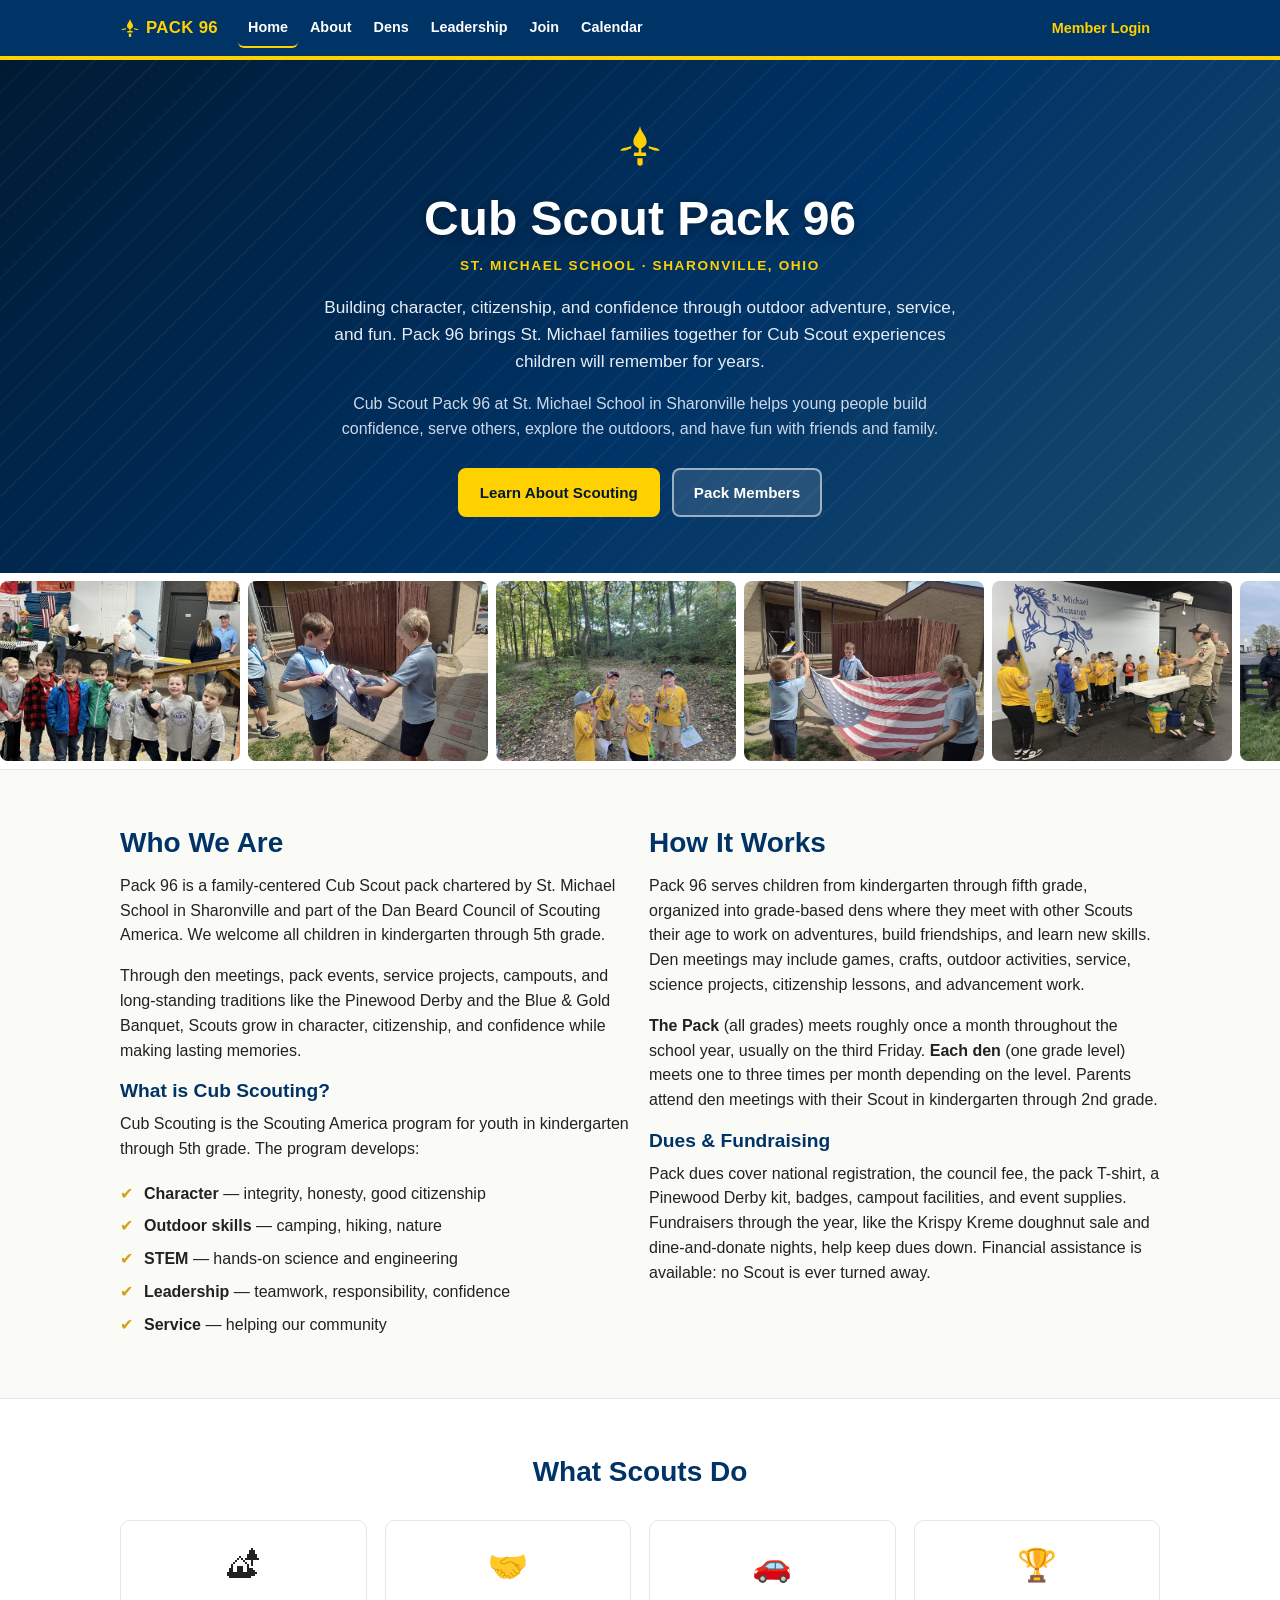
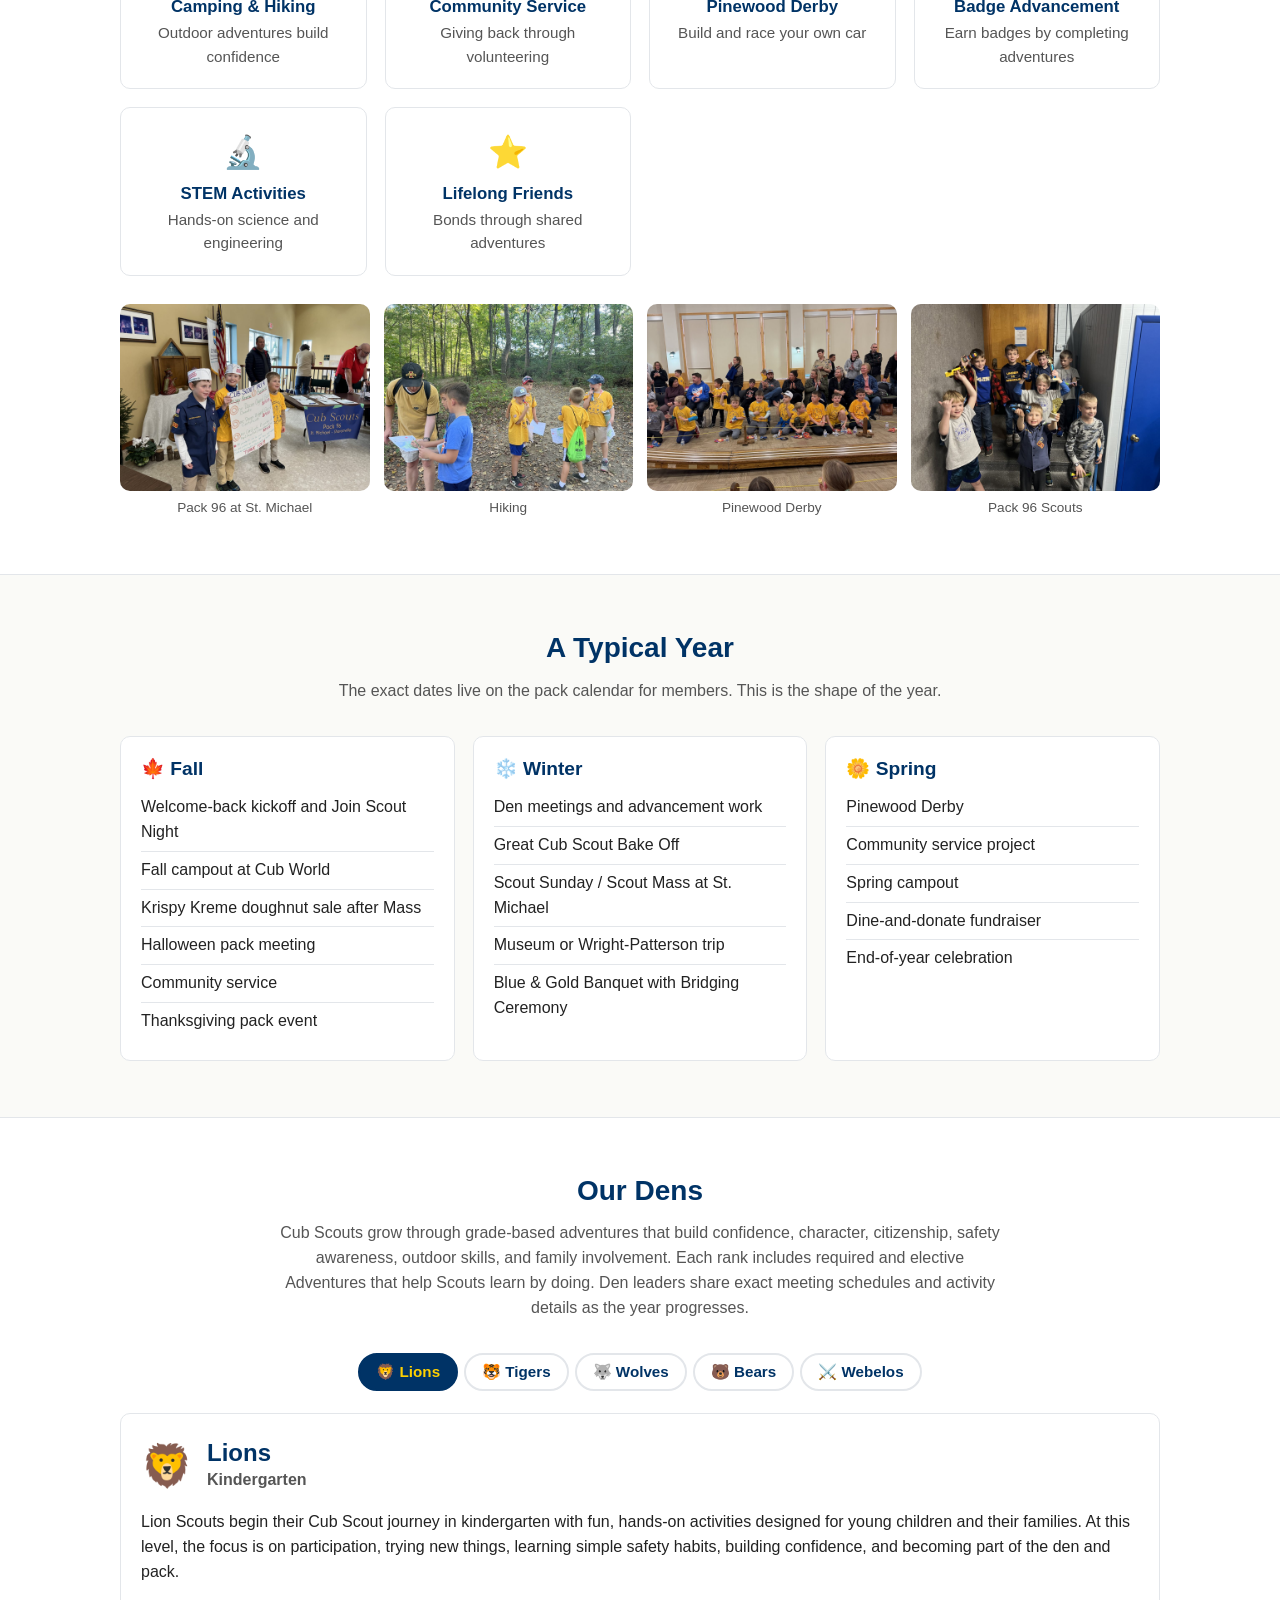
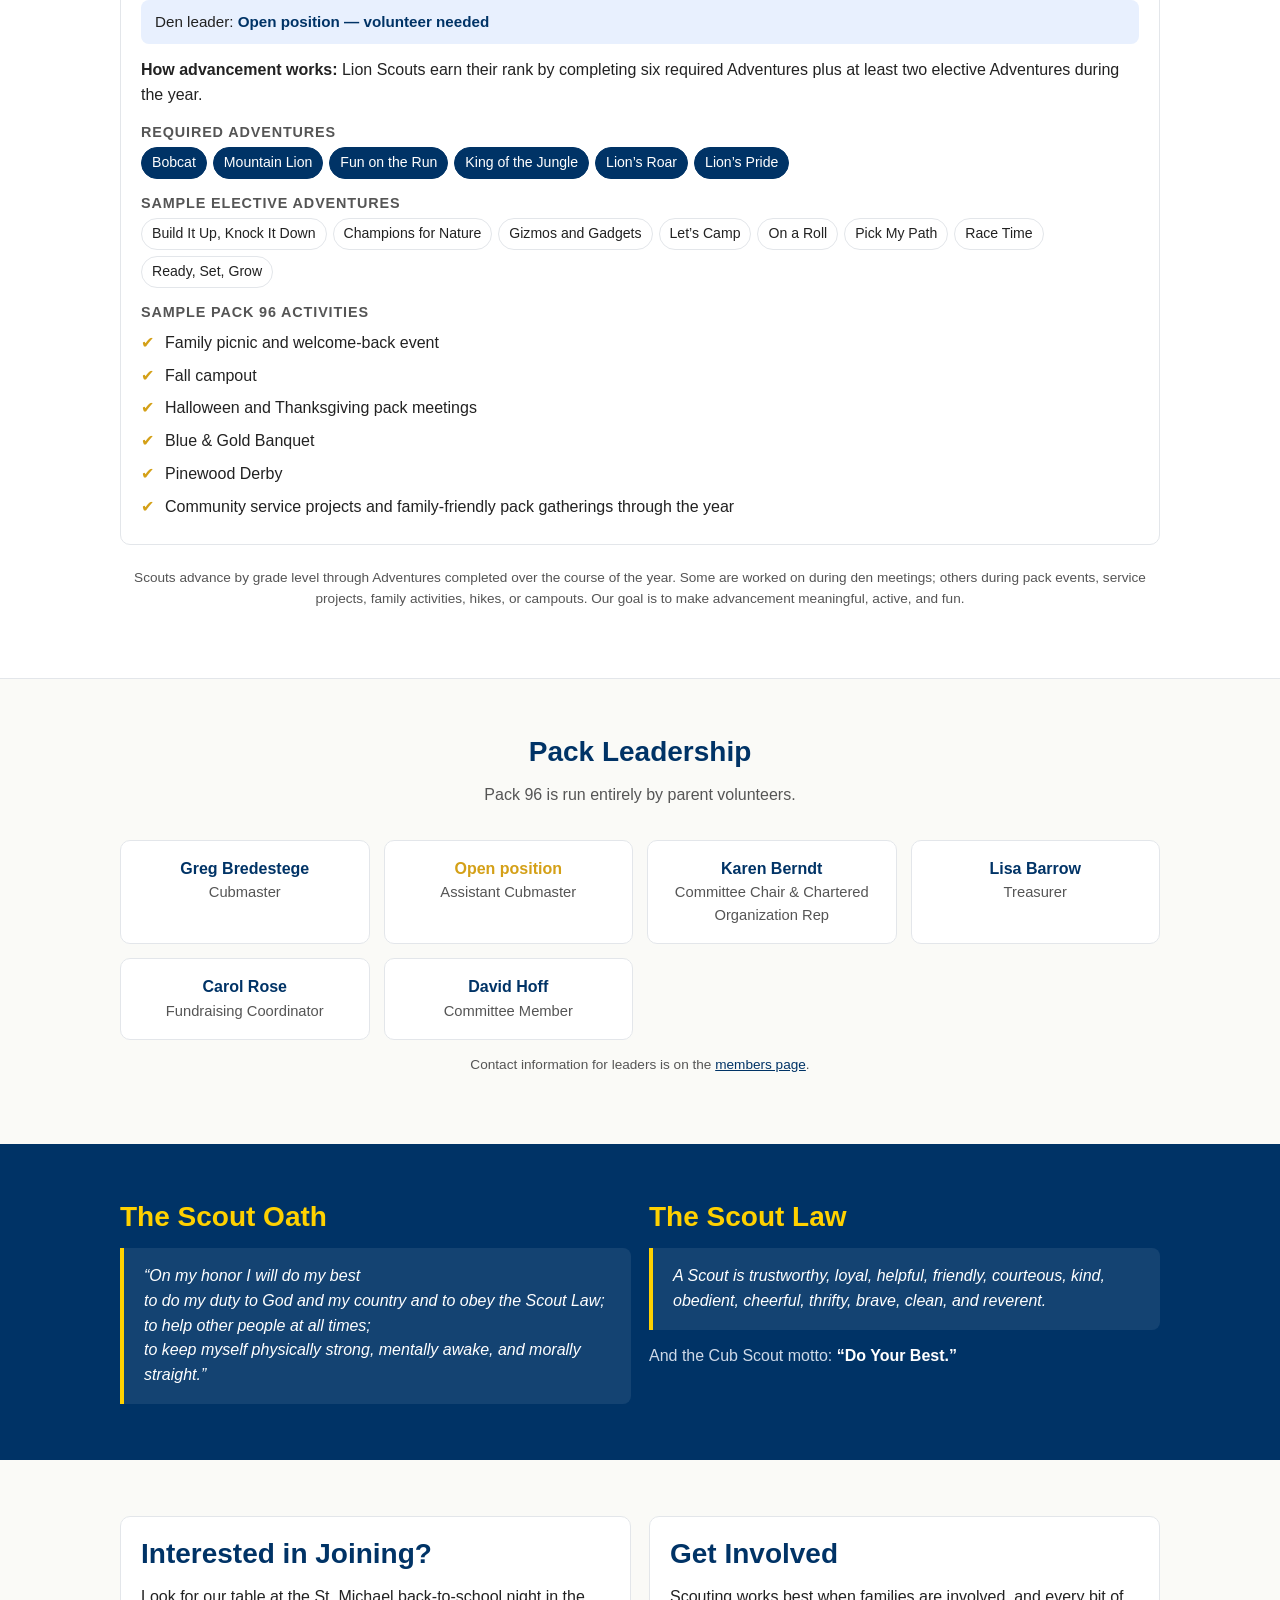
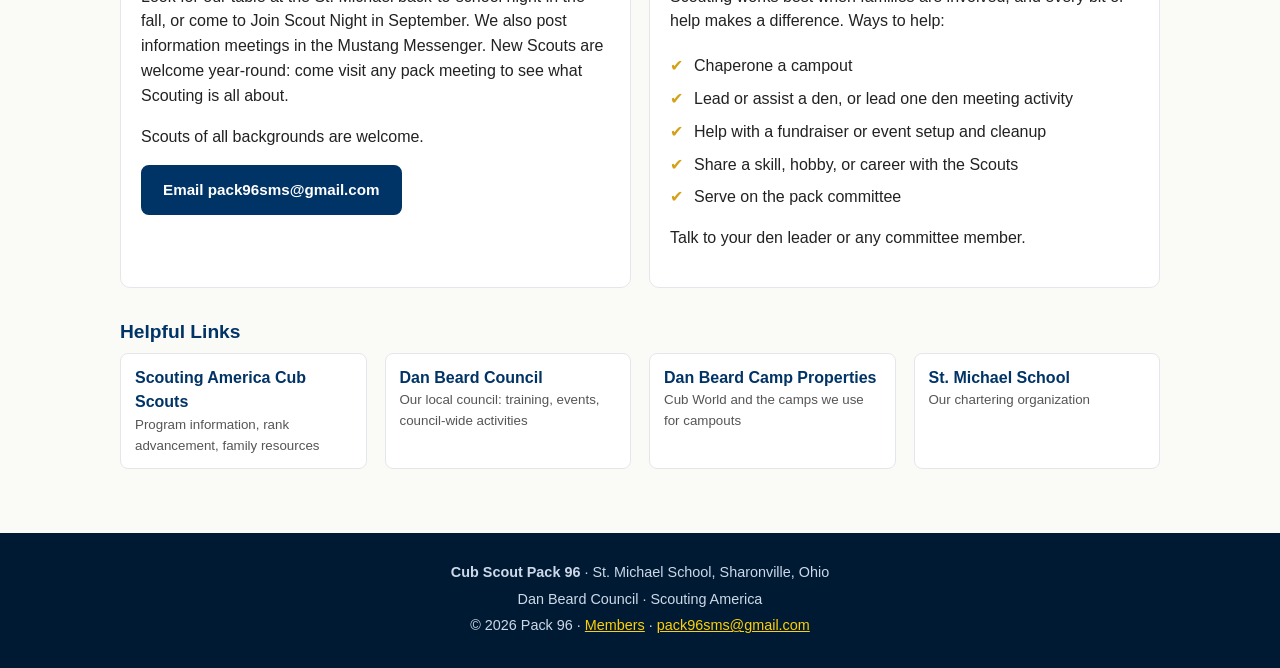
<file: index.html>
<!doctype html>
<html lang="en">
<head>
<meta charset="utf-8">
<meta name="viewport" content="width=device-width, initial-scale=1">
<title>Cub Scout Pack 96 · St. Michael School, Sharonville</title>
<meta name="description" content="Cub Scout Pack 96 at St. Michael School in Sharonville, Ohio. Dens for kindergarten through 5th grade, part of the Dan Beard Council of Scouting America.">
<link rel="icon" href="data:image/svg+xml,%3Csvg xmlns='http://www.w3.org/2000/svg' viewBox='0 0 100 100'%3E%3Crect width='100' height='100' rx='16' fill='%23003366'/%3E%3Cpath fill='%23ffd100' d='M50 5c-3 15-15 22-15 35 0 8 6 13 12 15v10h-8c-2 0-3 1-3 3v5h28v-5c0-2-1-3-3-3h-8V55c6-2 12-7 12-15C65 27 53 20 50 5zM30 50c-10 5-18 2-25 10 12 2 18-2 25-5v-5zM70 50c10 5 18 2 25 10-12 2-18-2-25-5v-5zM44 78h12v12c0 3-2 5-6 5s-6-2-6-5V78z'/%3E%3C/svg%3E">
<link rel="stylesheet" href="css/style.css">
</head>
<body>

<nav class="nav" id="nav">
  <div class="wrap">
    <a class="brand" href="#top"><svg viewBox="0 0 100 100" aria-hidden="true"><path d="M50 5c-3 15-15 22-15 35 0 8 6 13 12 15v10h-8c-2 0-3 1-3 3v5h28v-5c0-2-1-3-3-3h-8V55c6-2 12-7 12-15C65 27 53 20 50 5zM30 50c-10 5-18 2-25 10 12 2 18-2 25-5v-5zM70 50c10 5 18 2 25 10-12 2-18-2-25-5v-5zM44 78h12v12c0 3-2 5-6 5s-6-2-6-5V78z"/></svg>PACK 96</a>
    <button class="nav-toggle" aria-label="Menu" aria-expanded="false" onclick="document.getElementById('nav').classList.toggle('open');this.setAttribute('aria-expanded',document.getElementById('nav').classList.contains('open'))">&#9776;</button>
    <div class="nav-links">
      <a href="#top" class="active">Home</a>
      <a href="#about">About</a>
      <a href="#dens">Dens</a>
      <a href="#leadership">Leadership</a>
      <a href="#join">Join</a>
      <a href="members.html#calendar">Calendar</a>
    </div>
    <a class="nav-cta" href="members.html">Member Login</a>
  </div>
</nav>

<header class="hero" id="top">
  <div class="wrap">
    <svg class="fdl" viewBox="0 0 100 100" aria-hidden="true"><path d="M50 5c-3 15-15 22-15 35 0 8 6 13 12 15v10h-8c-2 0-3 1-3 3v5h28v-5c0-2-1-3-3-3h-8V55c6-2 12-7 12-15C65 27 53 20 50 5zM30 50c-10 5-18 2-25 10 12 2 18-2 25-5v-5zM70 50c10 5 18 2 25 10-12 2-18-2-25-5v-5zM44 78h12v12c0 3-2 5-6 5s-6-2-6-5V78z"/></svg>
    <h1>Cub Scout Pack 96</h1>
    <div class="kicker">St. Michael School &middot; Sharonville, Ohio</div>
    <p class="lead">Building character, citizenship, and confidence through outdoor adventure, service, and fun. Pack 96 brings St. Michael families together for Cub Scout experiences children will remember for years.</p>
    <p class="sub">Cub Scout Pack 96 at St. Michael School in Sharonville helps young people build confidence, serve others, explore the outdoors, and have fun with friends and family.</p>
    <div class="btn-row">
      <a class="btn btn-gold" href="#about">Learn About Scouting</a>
      <a class="btn btn-ghost" href="members.html">Pack Members</a>
    </div>
  </div>
</header>

<div class="strip" aria-label="Pack 96 photos">
  <img src="photos/IMG_6395.jpg" alt="Scouts gathered at the Pinewood Derby" loading="eager">
  <img src="photos/image000000.jpg" alt="Pack 96 Scouts" loading="eager">
  <img src="photos/IMG_0327.jpg" alt="Scouts on a group hike" loading="eager">
  <img src="photos/image000000(1).jpg" alt="Pack 96 Scouts" loading="eager">
  <img src="photos/IMG_7760.jpg" alt="Pack meeting" loading="eager">
  <img src="photos/IMG_8763.jpg" alt="Community cleanup" loading="eager">
  <img src="photos/image000000(2).jpg" alt="Pack 96 Scouts" loading="lazy">
  <img src="photos/IMG_6757.jpg" alt="Cub Scout Bake Off" loading="lazy">
  <img src="photos/IMG_6069.jpg" alt="Fall campout" loading="lazy">
  <img src="photos/IMG_6160.jpg" alt="Flag ceremony" loading="lazy">
  <img src="photos/IMG_6448.jpg" alt="Halloween pack meeting" loading="lazy">
  <img src="photos/IMG_3506.jpg" alt="Pinewood Derby cars" loading="lazy">
  <img src="photos/IMG_1306.jpg" alt="Den meeting" loading="lazy">
</div>

<section id="about">
  <div class="wrap">
    <div class="grid grid-2">
      <div>
        <h2>Who We Are</h2>
        <p>Pack 96 is a family-centered Cub Scout pack chartered by St. Michael School in Sharonville and part of the Dan Beard Council of Scouting America. We welcome all children in kindergarten through 5th grade.</p>
        <p>Through den meetings, pack events, service projects, campouts, and long-standing traditions like the Pinewood Derby and the Blue &amp; Gold Banquet, Scouts grow in character, citizenship, and confidence while making lasting memories.</p>
        <h3>What is Cub Scouting?</h3>
        <p>Cub Scouting is the Scouting America program for youth in kindergarten through 5th grade. The program develops:</p>
        <ul class="check">
          <li><strong>Character</strong> &mdash; integrity, honesty, good citizenship</li>
          <li><strong>Outdoor skills</strong> &mdash; camping, hiking, nature</li>
          <li><strong>STEM</strong> &mdash; hands-on science and engineering</li>
          <li><strong>Leadership</strong> &mdash; teamwork, responsibility, confidence</li>
          <li><strong>Service</strong> &mdash; helping our community</li>
        </ul>
      </div>
      <div>
        <h2>How It Works</h2>
        <p>Pack 96 serves children from kindergarten through fifth grade, organized into grade-based dens where they meet with other Scouts their age to work on adventures, build friendships, and learn new skills. Den meetings may include games, crafts, outdoor activities, service, science projects, citizenship lessons, and advancement work.</p>
        <p><strong>The Pack</strong> (all grades) meets roughly once a month throughout the school year, usually on the third Friday. <strong>Each den</strong> (one grade level) meets one to three times per month depending on the level. Parents attend den meetings with their Scout in kindergarten through 2nd grade.</p>
        <h3>Dues &amp; Fundraising</h3>
        <p>Pack dues cover national registration, the council fee, the pack T-shirt, a Pinewood Derby kit, badges, campout facilities, and event supplies. Fundraisers through the year, like the Krispy Kreme doughnut sale and dine-and-donate nights, help keep dues down. Financial assistance is available: no Scout is ever turned away.</p>
      </div>
    </div>
  </div>
</section>

<section class="alt">
  <div class="wrap">
    <div class="section-head">
      <h2>What Scouts Do</h2>
    </div>
    <div class="grid grid-3">
      <div class="card tile"><div class="icon">&#127957;</div><h3>Camping &amp; Hiking</h3><p>Outdoor adventures build confidence</p></div>
      <div class="card tile"><div class="icon">&#129309;</div><h3>Community Service</h3><p>Giving back through volunteering</p></div>
      <div class="card tile"><div class="icon">&#128663;</div><h3>Pinewood Derby</h3><p>Build and race your own car</p></div>
      <div class="card tile"><div class="icon">&#127942;</div><h3>Badge Advancement</h3><p>Earn badges by completing adventures</p></div>
      <div class="card tile"><div class="icon">&#128300;</div><h3>STEM Activities</h3><p>Hands-on science and engineering</p></div>
      <div class="card tile"><div class="icon">&#11088;</div><h3>Lifelong Friends</h3><p>Bonds through shared adventures</p></div>
    </div>
    <div class="photo-band" style="margin-top:28px">
      <figure><img src="photos/IMG_7634.jpg" alt="Pack 96 at St. Michael" loading="lazy"><figcaption>Pack 96 at St. Michael</figcaption></figure>
      <figure><img src="photos/IMG_0325.jpg" alt="Scouts hiking" loading="lazy"><figcaption>Hiking</figcaption></figure>
      <figure><img src="photos/IMG_0212.jpg" alt="Pinewood Derby" loading="lazy"><figcaption>Pinewood Derby</figcaption></figure>
      <figure><img src="photos/IMG_3549.jpg" alt="Pack 96 Scouts" loading="lazy"><figcaption>Pack 96 Scouts</figcaption></figure>
    </div>
  </div>
</section>

<section>
  <div class="wrap">
    <div class="section-head">
      <h2>A Typical Year</h2>
      <p>The exact dates live on the pack calendar for members. This is the shape of the year.</p>
    </div>
    <div class="grid grid-3">
      <div class="card season"><h3>&#127809; Fall</h3><ul class="plain">
        <li>Welcome-back kickoff and Join Scout Night</li><li>Fall campout at Cub World</li><li>Krispy Kreme doughnut sale after Mass</li><li>Halloween pack meeting</li><li>Community service</li><li>Thanksgiving pack event</li></ul></div>
      <div class="card season"><h3>&#10052;&#65039; Winter</h3><ul class="plain">
        <li>Den meetings and advancement work</li><li>Great Cub Scout Bake Off</li><li>Scout Sunday / Scout Mass at St. Michael</li><li>Museum or Wright-Patterson trip</li><li>Blue &amp; Gold Banquet with Bridging Ceremony</li></ul></div>
      <div class="card season"><h3>&#127804; Spring</h3><ul class="plain">
        <li>Pinewood Derby</li><li>Community service project</li><li>Spring campout</li><li>Dine-and-donate fundraiser</li><li>End-of-year celebration</li></ul></div>
    </div>
  </div>
</section>

<section class="alt" id="dens">
  <div class="wrap">
    <div class="section-head">
      <h2>Our Dens</h2>
      <p>Cub Scouts grow through grade-based adventures that build confidence, character, citizenship, safety awareness, outdoor skills, and family involvement. Each rank includes required and elective Adventures that help Scouts learn by doing. Den leaders share exact meeting schedules and activity details as the year progresses.</p>
    </div>

    <div class="tabs" role="tablist">
      <button class="tab" role="tab" aria-selected="true" data-den="lions">&#129409; Lions</button>
      <button class="tab" role="tab" aria-selected="false" data-den="tigers">&#128047; Tigers</button>
      <button class="tab" role="tab" aria-selected="false" data-den="wolves">&#128058; Wolves</button>
      <button class="tab" role="tab" aria-selected="false" data-den="bears">&#128059; Bears</button>
      <button class="tab" role="tab" aria-selected="false" data-den="webelos">&#9876;&#65039; Webelos</button>
    </div>

    <div class="den-panel card show" id="den-lions" role="tabpanel">
      <div class="den-head"><div class="icon">&#129409;</div><div><h3>Lions</h3><div class="grade">Kindergarten</div></div></div>
      <p>Lion Scouts begin their Cub Scout journey in kindergarten with fun, hands-on activities designed for young children and their families. At this level, the focus is on participation, trying new things, learning simple safety habits, building confidence, and becoming part of the den and pack.</p>
      <div class="den-leader" data-den="Lions">Den leader: <strong>see Leadership below</strong></div>
      <div class="adv">
        <p><strong>How advancement works:</strong> Lion Scouts earn their rank by completing six required Adventures plus at least two elective Adventures during the year.</p>
        <h4>Required Adventures</h4>
        <div class="chips"><span class="chip req">Bobcat</span><span class="chip req">Mountain Lion</span><span class="chip req">Fun on the Run</span><span class="chip req">King of the Jungle</span><span class="chip req">Lion&rsquo;s Roar</span><span class="chip req">Lion&rsquo;s Pride</span></div>
        <h4>Sample Elective Adventures</h4>
        <div class="chips"><span class="chip">Build It Up, Knock It Down</span><span class="chip">Champions for Nature</span><span class="chip">Gizmos and Gadgets</span><span class="chip">Let&rsquo;s Camp</span><span class="chip">On a Roll</span><span class="chip">Pick My Path</span><span class="chip">Race Time</span><span class="chip">Ready, Set, Grow</span></div>
        <h4>Sample Pack 96 Activities</h4>
        <ul class="check"><li>Family picnic and welcome-back event</li><li>Fall campout</li><li>Halloween and Thanksgiving pack meetings</li><li>Blue &amp; Gold Banquet</li><li>Pinewood Derby</li><li>Community service projects and family-friendly pack gatherings through the year</li></ul>
      </div>
    </div>

    <div class="den-panel card" id="den-tigers" role="tabpanel">
      <div class="den-head"><div class="icon">&#128047;</div><div><h3>Tigers</h3><div class="grade">1st Grade</div></div></div>
      <p>Tiger Scouts continue building confidence through active, family-supported adventures that focus on teamwork, safety, citizenship, the outdoors, and trying new skills. Tigers learn best through participation, movement, and shared experiences with their families and den.</p>
      <div class="den-leader" data-den="Tigers">Den leader: <strong>see Leadership below</strong></div>
      <div class="adv">
        <p><strong>How advancement works:</strong> Tiger Scouts earn their rank by completing six required Adventures plus at least two elective Adventures during the year.</p>
        <h4>Required Adventures</h4>
        <div class="chips"><span class="chip req">Bobcat</span><span class="chip req">Tigers in the Wild</span><span class="chip req">Tiger Bites</span><span class="chip req">Team Tiger</span><span class="chip req">Tiger&rsquo;s Roar</span><span class="chip req">Tiger Circles</span></div>
        <h4>Sample Elective Adventures</h4>
        <div class="chips"><span class="chip">Champions for Nature</span><span class="chip">Curiosity, Intrigue, and Magical Mysteries</span><span class="chip">Good Knights</span><span class="chip">Let&rsquo;s Camp</span><span class="chip">Race Time</span><span class="chip">Sky Is the Limit</span><span class="chip">Tiger: Safe and Smart</span><span class="chip">Tiger in the Water</span></div>
        <h4>Sample Pack 96 Activities</h4>
        <ul class="check"><li>Family picnic kickoff and fall campout</li><li>Halloween pack meeting</li><li>Great Cub Scout Bake Off / cake decorating</li><li>Scout Sunday / Scout Mass</li><li>Blue &amp; Gold Banquet and Pinewood Derby</li><li>Spring service projects and pack-wide outdoor events</li></ul>
      </div>
    </div>

    <div class="den-panel card" id="den-wolves" role="tabpanel">
      <div class="den-head"><div class="icon">&#128058;</div><div><h3>Wolves</h3><div class="grade">2nd Grade</div></div></div>
      <p>Wolf Scouts grow in independence as they take on adventures that build practical skills, citizenship, outdoor awareness, and problem-solving. At this stage, Scouts begin to do more together as a den while still having strong family support.</p>
      <div class="den-leader" data-den="Wolves">Den leader: <strong>see Leadership below</strong></div>
      <div class="adv">
        <p><strong>How advancement works:</strong> Wolf Scouts earn their rank by completing six required Adventures plus at least two elective Adventures during the year.</p>
        <h4>Required Adventures</h4>
        <div class="chips"><span class="chip req">Bobcat</span><span class="chip req">Paws on the Path</span><span class="chip req">Running With the Pack</span><span class="chip req">Council Fire</span><span class="chip req">Safety in Numbers</span><span class="chip req">Footsteps</span></div>
        <h4>Sample Elective Adventures</h4>
        <div class="chips"><span class="chip">Adventures in Coins</span><span class="chip">Air of the Wolf</span><span class="chip">Champions for Nature</span><span class="chip">Code of the Wolf</span><span class="chip">Cubs Who Care</span><span class="chip">Finding Your Way</span><span class="chip">Let&rsquo;s Camp</span><span class="chip">Race Time</span></div>
        <h4>Sample Pack 96 Activities</h4>
        <ul class="check"><li>Building 3D models of their homes</li><li>Learning about neighborhoods and good citizenship</li><li>Making paper airplanes and measuring flight time and distance</li><li>Family faith tradition projects and acts of kindness</li><li>Pack meetings, campouts, Pinewood Derby, and Blue &amp; Gold</li></ul>
      </div>
    </div>

    <div class="den-panel card" id="den-bears" role="tabpanel">
      <div class="den-head"><div class="icon">&#128059;</div><div><h3>Bears</h3><div class="grade">3rd Grade</div></div></div>
      <p>Bear Scouts take on more challenge through service, science, outdoor activities, practical life skills, and hands-on adventures. At this level, Scouts build more independence while continuing to learn through fun, active experiences with their den and pack.</p>
      <div class="den-leader" data-den="Bears">Den leader: <strong>see Leadership below</strong></div>
      <div class="adv">
        <p><strong>How advancement works:</strong> Bear Scouts earn their rank by completing six required Adventures plus at least two elective Adventures during the year.</p>
        <h4>Required Adventures</h4>
        <div class="chips"><span class="chip req">Bobcat</span><span class="chip req">Bear Habitat</span><span class="chip req">Bear Strong</span><span class="chip req">Paws for Action</span><span class="chip req">Standing Tall</span><span class="chip req">Fellowship</span></div>
        <h4>Sample Elective Adventures</h4>
        <div class="chips"><span class="chip">A Bear Goes Fishing</span><span class="chip">Baloo the Builder</span><span class="chip">Champions for Nature</span><span class="chip">Chef Tech</span><span class="chip">Critter Care</span><span class="chip">Forensics</span><span class="chip">Let&rsquo;s Camp</span><span class="chip">Salmon Run</span><span class="chip">Super Science</span><span class="chip">Whittling</span></div>
        <h4>Sample Pack 96 Activities</h4>
        <ul class="check"><li>Map reading, planning hikes, and a hike at Rentschler Forest MetroPark</li><li>Learning and using the Cub Scout Six Essentials</li><li>Community service and litter cleanup at Twin Creek Preserve</li><li>Patriotic activities and flag ceremony preparation</li><li>Fractions through trail mix, potential and kinetic energy, forensics and fingerprints</li><li>Wright-Patterson Air Force Base trip</li></ul>
      </div>
    </div>

    <div class="den-panel card" id="den-webelos" role="tabpanel">
      <div class="den-head"><div class="icon">&#9876;&#65039;</div><div><h3>Webelos</h3><div class="grade">4th &amp; 5th Grade</div></div></div>
      <p>At Pack 96, our older Cub Scouts continue together in a two-year Webelos experience focused on growing independence, leadership, outdoor skills, service, and preparation for the next stage of Scouting. Scouting America officially separates Webelos and Arrow of Light for advancement, but Pack 96 keeps older Cub Scouts together in a shared local experience. Webelos bridge into Troop 803 at St. Michael.</p>
      <div class="den-leader" data-den="Webelos">Den leader: <strong>see Leadership below</strong></div>
      <div class="adv">
        <p><strong>How advancement works:</strong> Older Scouts continue working on age-appropriate Adventures and build toward the skills, confidence, and readiness needed for the transition into Scouts BSA.</p>
        <h4>Required Adventures</h4>
        <div class="chips"><span class="chip req">Bobcat</span><span class="chip req">Webelos Walkabout</span><span class="chip req">Stronger, Faster, Higher</span><span class="chip req">My Community</span><span class="chip req">My Safety</span><span class="chip req">My Family</span></div>
        <h4>Sample Elective Adventures</h4>
        <div class="chips"><span class="chip">Aquanaut</span><span class="chip">Art Explosion</span><span class="chip">Aware and Care</span><span class="chip">Build It</span><span class="chip">Catch the Big One</span><span class="chip">Earth Rocks!</span><span class="chip">Let&rsquo;s Camp</span><span class="chip">Pedal Away</span><span class="chip">Race Time</span><span class="chip">Tech on the Trail</span></div>
        <h4>Sample Pack 96 Activities</h4>
        <ul class="check"><li>Fall and spring campouts</li><li>Blue &amp; Gold participation and bridging traditions</li><li>Pinewood Derby</li><li>Service projects like litter cleanup and flag collection</li><li>Hiking and outdoor preparation</li><li>Pack leadership opportunities and setting an example for younger Scouts</li></ul>
      </div>
    </div>

    <p class="note" style="margin-top:22px">Scouts advance by grade level through Adventures completed over the course of the year. Some are worked on during den meetings; others during pack events, service projects, family activities, hikes, or campouts. Our goal is to make advancement meaningful, active, and fun.</p>
  </div>
</section>

<section id="leadership">
  <div class="wrap">
    <div class="section-head">
      <h2>Pack Leadership</h2>
      <p>Pack 96 is run entirely by parent volunteers.</p>
    </div>
    <div class="people" id="leaders"></div>
    <p class="note">Contact information for leaders is on the <a href="members.html#contacts">members page</a>.</p>
  </div>
</section>

<section class="navy">
  <div class="wrap">
    <div class="grid grid-2">
      <div>
        <h2>The Scout Oath</h2>
        <blockquote>&ldquo;On my honor I will do my best<br>to do my duty to God and my country and to obey the Scout Law;<br>to help other people at all times;<br>to keep myself physically strong, mentally awake, and morally straight.&rdquo;</blockquote>
      </div>
      <div>
        <h2>The Scout Law</h2>
        <blockquote>A Scout is trustworthy, loyal, helpful, friendly, courteous, kind, obedient, cheerful, thrifty, brave, clean, and reverent.</blockquote>
        <p style="margin-top:14px;color:#cdd9e8">And the Cub Scout motto: <strong style="color:#fff">&ldquo;Do Your Best.&rdquo;</strong></p>
      </div>
    </div>
  </div>
</section>

<section id="join">
  <div class="wrap">
    <div class="grid grid-2">
      <div class="card">
        <h2>Interested in Joining?</h2>
        <p>Look for our table at the St. Michael back-to-school night in the fall, or come to Join Scout Night in September. We also post information meetings in the Mustang Messenger. New Scouts are welcome year-round: come visit any pack meeting to see what Scouting is all about.</p>
        <p>Scouts of all backgrounds are welcome.</p>
        <p><a class="btn btn-navy" href="mailto:pack96sms@gmail.com">Email pack96sms@gmail.com</a></p>
      </div>
      <div class="card">
        <h2>Get Involved</h2>
        <p>Scouting works best when families are involved, and every bit of help makes a difference. Ways to help:</p>
        <ul class="check">
          <li>Chaperone a campout</li>
          <li>Lead or assist a den, or lead one den meeting activity</li>
          <li>Help with a fundraiser or event setup and cleanup</li>
          <li>Share a skill, hobby, or career with the Scouts</li>
          <li>Serve on the pack committee</li>
        </ul>
        <p style="margin-top:12px">Talk to your den leader or any committee member.</p>
      </div>
    </div>
    <h3 style="margin-top:32px">Helpful Links</h3>
    <div class="grid grid-3 link-list" id="public-links">
      <a href="https://www.scouting.org/programs/cub-scouts/" target="_blank" rel="noopener">Scouting America Cub Scouts<small>Program information, rank advancement, family resources</small></a>
      <a href="https://danbeard.org/" target="_blank" rel="noopener">Dan Beard Council<small>Our local council: training, events, council-wide activities</small></a>
      <a href="https://danbeard.org/camp-properties/" target="_blank" rel="noopener">Dan Beard Camp Properties<small>Cub World and the camps we use for campouts</small></a>
      <a href="https://www.stmichaelsharonville.org/" target="_blank" rel="noopener">St. Michael School<small>Our chartering organization</small></a>
    </div>
  </div>
</section>

<footer>
  <p><strong>Cub Scout Pack 96</strong> &middot; St. Michael School, Sharonville, Ohio</p>
  <p>Dan Beard Council &middot; Scouting America</p>
  <p>&copy; <span id="year">2026</span> Pack 96 &middot; <a href="members.html">Members</a> &middot; <a href="mailto:pack96sms@gmail.com">pack96sms@gmail.com</a></p>
</footer>

<script src="config.js"></script>
<script src="js/site.js"></script>
</body>
</html>
</file>
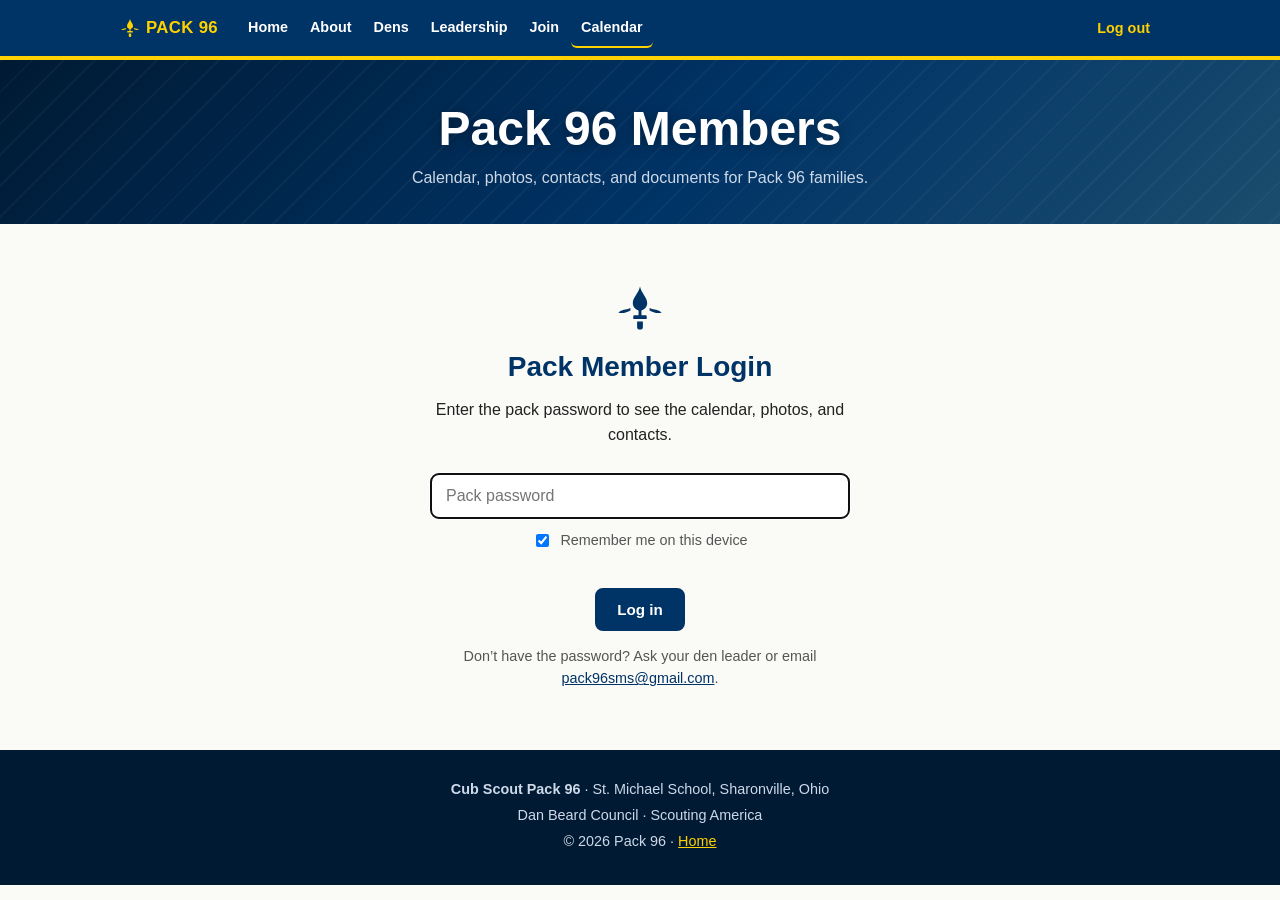
<file: members.html>
<!doctype html>
<html lang="en">
<head>
<meta charset="utf-8">
<meta name="viewport" content="width=device-width, initial-scale=1">
<title>Pack 96 Members</title>
<meta name="robots" content="noindex">
<link rel="icon" href="data:image/svg+xml,%3Csvg xmlns='http://www.w3.org/2000/svg' viewBox='0 0 100 100'%3E%3Crect width='100' height='100' rx='16' fill='%23003366'/%3E%3Cpath fill='%23ffd100' d='M50 5c-3 15-15 22-15 35 0 8 6 13 12 15v10h-8c-2 0-3 1-3 3v5h28v-5c0-2-1-3-3-3h-8V55c6-2 12-7 12-15C65 27 53 20 50 5zM30 50c-10 5-18 2-25 10 12 2 18-2 25-5v-5zM70 50c10 5 18 2 25 10-12 2-18-2-25-5v-5zM44 78h12v12c0 3-2 5-6 5s-6-2-6-5V78z'/%3E%3C/svg%3E">
<link rel="stylesheet" href="css/style.css">
</head>
<body>

<nav class="nav" id="nav">
  <div class="wrap">
    <a class="brand" href="index.html"><svg viewBox="0 0 100 100" aria-hidden="true"><path d="M50 5c-3 15-15 22-15 35 0 8 6 13 12 15v10h-8c-2 0-3 1-3 3v5h28v-5c0-2-1-3-3-3h-8V55c6-2 12-7 12-15C65 27 53 20 50 5zM30 50c-10 5-18 2-25 10 12 2 18-2 25-5v-5zM70 50c10 5 18 2 25 10-12 2-18-2-25-5v-5zM44 78h12v12c0 3-2 5-6 5s-6-2-6-5V78z"/></svg>PACK 96</a>
    <button class="nav-toggle" aria-label="Menu" aria-expanded="false" onclick="document.getElementById('nav').classList.toggle('open');this.setAttribute('aria-expanded',document.getElementById('nav').classList.contains('open'))">&#9776;</button>
    <div class="nav-links">
      <a href="index.html">Home</a>
      <a href="index.html#about">About</a>
      <a href="index.html#dens">Dens</a>
      <a href="index.html#leadership">Leadership</a>
      <a href="index.html#join">Join</a>
      <a href="#calendar" class="active">Calendar</a>
    </div>
    <a class="nav-cta" href="#" id="logout">Log out</a>
  </div>
</nav>

<header class="hero small">
  <div class="wrap">
    <h1>Pack 96 Members</h1>
    <p class="sub" style="margin-bottom:0">Calendar, photos, contacts, and documents for Pack 96 families.</p>
  </div>
</header>

<div class="gate" id="gate">
  <svg viewBox="0 0 100 100" aria-hidden="true"><path d="M50 5c-3 15-15 22-15 35 0 8 6 13 12 15v10h-8c-2 0-3 1-3 3v5h28v-5c0-2-1-3-3-3h-8V55c6-2 12-7 12-15C65 27 53 20 50 5zM30 50c-10 5-18 2-25 10 12 2 18-2 25-5v-5zM70 50c10 5 18 2 25 10-12 2-18-2-25-5v-5zM44 78h12v12c0 3-2 5-6 5s-6-2-6-5V78z"/></svg>
  <h2>Pack Member Login</h2>
  <p>Enter the pack password to see the calendar, photos, and contacts.</p>
  <form id="gate-form">
    <input type="password" id="pw" placeholder="Pack password" autocomplete="current-password" autofocus>
    <label class="remember"><input type="checkbox" id="remember" checked> Remember me on this device</label>
    <div class="err" id="err" role="alert"></div>
    <button class="btn btn-navy" type="submit">Log in</button>
  </form>
  <p class="hint">Don&rsquo;t have the password? Ask your den leader or email <a href="mailto:pack96sms@gmail.com">pack96sms@gmail.com</a>.</p>
</div>

<div id="content" hidden>
  <div class="members-nav">
    <div class="wrap">
      <a href="#calendar">Calendar</a>
      <a href="#photos">Photos</a>
      <a href="#announcements">Announcements</a>
      <a href="#documents">Documents</a>
      <a href="#contacts">Contacts</a>
    </div>
  </div>

  <section id="calendar" style="padding-top:36px">
    <div class="wrap">
      <div class="callout" id="notes" hidden></div>
      <h2>Pack Calendar</h2>
      <div id="calendar-body">
        <div class="toolbar">
          <button class="btn btn-navy" data-mode="MONTH" type="button">Month</button>
          <button class="btn btn-outline" data-mode="AGENDA" type="button">List</button>
          <a class="btn btn-gold" id="cal-google" href="#" target="_blank" rel="noopener">+ Add to Google Calendar</a>
        </div>
        <iframe class="cal-frame" id="cal" title="Pack 96 calendar" loading="lazy"></iframe>
        <p class="note" style="text-align:left;margin-top:10px">Apple Calendar or Outlook: subscribe to this address &mdash; <a id="cal-ical" href="#"><code id="cal-ical-text"></code></a>. On an iPhone: Settings &rarr; Calendar &rarr; Accounts &rarr; Add Account &rarr; Other &rarr; Add Subscribed Calendar, and paste it.</p>
      </div>
    </div>
  </section>

  <section class="alt" id="photos">
    <div class="wrap">
      <h2>Photos</h2>
      <p>Pack photos live in a shared Google Photos album. Anyone with the link can view, and families can add their own pictures from events.</p>
      <div class="photo-band" style="margin-bottom:18px">
        <figure><img src="photos/IMG_6395.jpg" alt="Pinewood Derby" loading="lazy"><figcaption>Pinewood Derby</figcaption></figure>
        <figure><img src="photos/IMG_6069.jpg" alt="Fall campout" loading="lazy"><figcaption>Fall campout</figcaption></figure>
        <figure><img src="photos/IMG_8763.jpg" alt="Community cleanup" loading="lazy"><figcaption>Community cleanup</figcaption></figure>
        <figure><img src="photos/IMG_6448.jpg" alt="Halloween pack meeting" loading="lazy"><figcaption>Halloween pack meeting</figcaption></figure>
      </div>
      <p><a class="btn btn-navy" id="photos-link" href="#" target="_blank" rel="noopener">Open the Pack 96 photo album</a></p>
      <p class="note" style="text-align:left">Please don&rsquo;t share the album link outside Pack 96 families.</p>
    </div>
  </section>

  <section id="announcements">
    <div class="wrap">
      <h2>Announcements</h2>
      <iframe class="doc-frame" id="ann" title="Pack announcements" loading="lazy" style="height:380px"></iframe>
      <p class="note" style="text-align:left"><a id="ann-link" href="#" target="_blank" rel="noopener">Open in a new tab</a></p>
    </div>
  </section>

  <section class="alt" id="documents">
    <div class="wrap">
      <h2>Documents &amp; Forms</h2>
      <div id="docs-folder-wrap">
        <p>Everything in the pack&rsquo;s Documents folder shows up here automatically. Click a file to open it.</p>
        <iframe class="doc-frame" id="docs-folder" title="Pack 96 documents folder" loading="lazy" style="height:300px"></iframe>
      </div>
      <h3 id="docs-heading" style="margin-top:24px">Other links</h3>
      <div class="link-list" id="docs"></div>
    </div>
  </section>

  <section id="contacts">
    <div class="wrap">
      <h2>Leaders &amp; Contacts</h2>
      <p class="note" style="text-align:left" id="contacts-note">For Pack 96 families only. Please don&rsquo;t share outside the pack.</p>
      <h3>Pack Leadership</h3>
      <div class="people" id="pack-contacts"></div>
      <h3 style="margin-top:24px">Den Leaders</h3>
      <div class="people" id="den-contacts"></div>
    </div>
  </section>
</div>

<footer>
  <p><strong>Cub Scout Pack 96</strong> &middot; St. Michael School, Sharonville, Ohio</p>
  <p>Dan Beard Council &middot; Scouting America</p>
  <p>&copy; 2026 Pack 96 &middot; <a href="index.html">Home</a></p>
</footer>

<script src="config.js"></script>
<script src="js/site.js"></script>
<script src="js/crypto.js"></script>
<script src="js/members.js"></script>
</body>
</html>
</file>
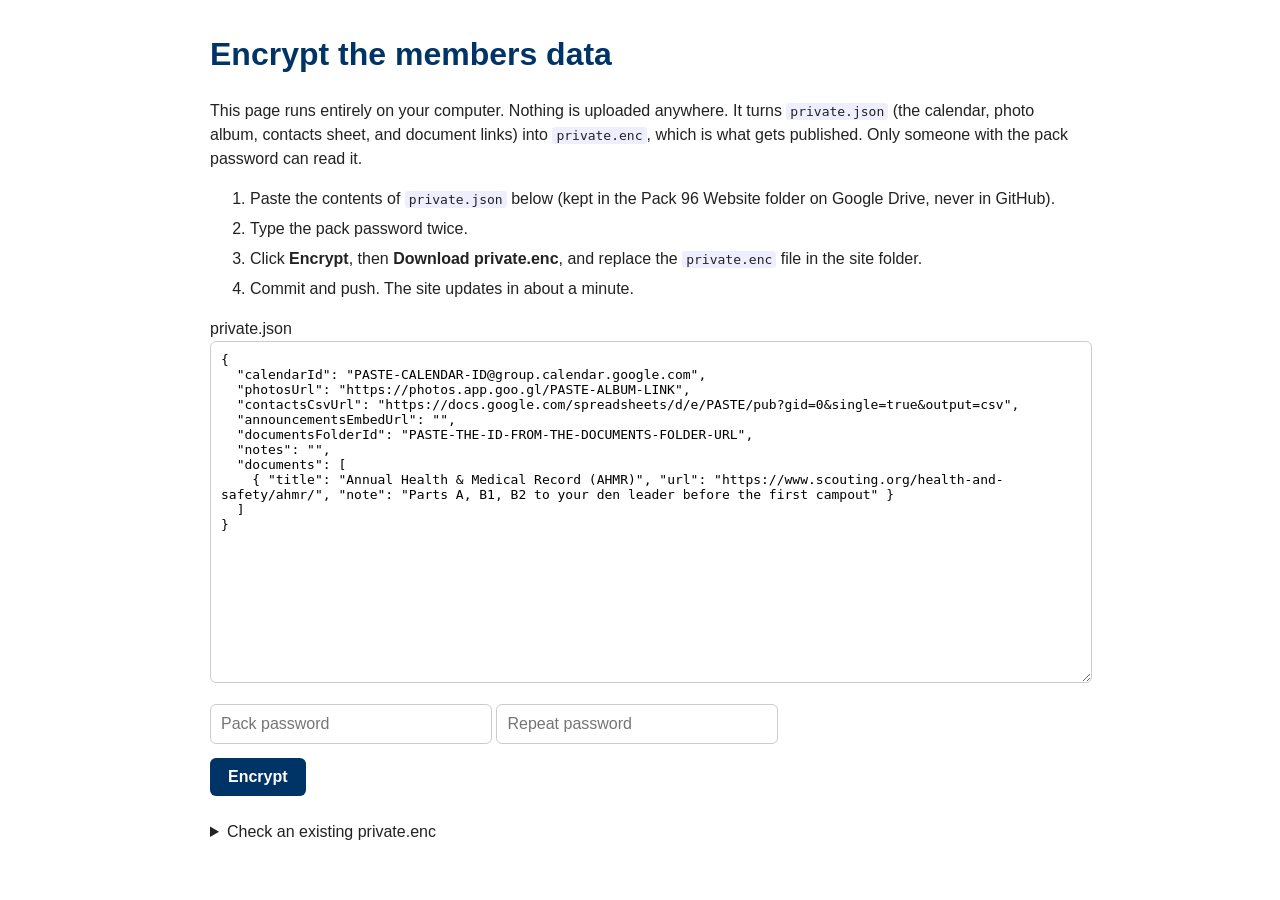
<file: tools/encrypt.html>
<!doctype html>
<html lang="en">
<head>
<meta charset="utf-8">
<meta name="viewport" content="width=device-width, initial-scale=1">
<title>Pack 96 · Encrypt members data</title>
<style>
  body{font-family:-apple-system,BlinkMacSystemFont,"Segoe UI",Roboto,Arial,sans-serif;max-width:860px;margin:30px auto;padding:0 20px;color:#222;line-height:1.5}
  h1{color:#003366}
  textarea{width:100%;min-height:320px;font-family:Consolas,Menlo,monospace;font-size:13px;padding:10px;border:1px solid #ccc;border-radius:6px}
  input[type=password]{padding:10px;border:1px solid #ccc;border-radius:6px;font-size:1rem;width:260px}
  button{background:#003366;color:#fff;border:0;padding:10px 18px;border-radius:6px;font-weight:700;cursor:pointer;font-size:1rem}
  button.secondary{background:#fff;color:#003366;border:2px solid #003366}
  .row{margin:14px 0}
  .ok{color:#166534;font-weight:600}.bad{color:#991b1b;font-weight:600}
  ol li{margin-bottom:6px}
  code{background:#eef;padding:1px 4px;border-radius:3px}
  details{margin-top:24px}
</style>
</head>
<body>
<h1>Encrypt the members data</h1>
<p>This page runs entirely on your computer. Nothing is uploaded anywhere. It turns <code>private.json</code> (the calendar, photo album, contacts sheet, and document links) into <code>private.enc</code>, which is what gets published. Only someone with the pack password can read it.</p>
<ol>
  <li>Paste the contents of <code>private.json</code> below (kept in the Pack 96 Website folder on Google Drive, never in GitHub).</li>
  <li>Type the pack password twice.</li>
  <li>Click <strong>Encrypt</strong>, then <strong>Download private.enc</strong>, and replace the <code>private.enc</code> file in the site folder.</li>
  <li>Commit and push. The site updates in about a minute.</li>
</ol>

<div class="row"><label>private.json<br><textarea id="json">{
  "calendarId": "PASTE-CALENDAR-ID@group.calendar.google.com",
  "photosUrl": "https://photos.app.goo.gl/PASTE-ALBUM-LINK",
  "contactsCsvUrl": "https://docs.google.com/spreadsheets/d/e/PASTE/pub?gid=0&single=true&output=csv",
  "announcementsEmbedUrl": "",
  "documentsFolderId": "PASTE-THE-ID-FROM-THE-DOCUMENTS-FOLDER-URL",
  "notes": "",
  "documents": [
    { "title": "Annual Health & Medical Record (AHMR)", "url": "https://www.scouting.org/health-and-safety/ahmr/", "note": "Parts A, B1, B2 to your den leader before the first campout" }
  ]
}</textarea></label></div>
<div class="row">
  <input type="password" id="pw1" placeholder="Pack password">
  <input type="password" id="pw2" placeholder="Repeat password">
</div>
<div class="row">
  <button id="go">Encrypt</button>
  <a id="dl" hidden><button class="secondary">Download private.enc</button></a>
  <span id="msg"></span>
</div>

<details>
  <summary>Check an existing private.enc</summary>
  <div class="row"><input type="file" id="file" accept=".enc,.json,.txt"> <input type="password" id="pw3" placeholder="Pack password"> <button id="check" class="secondary">Decrypt &amp; show</button></div>
  <pre id="out" style="white-space:pre-wrap;background:#f6f6f6;padding:10px;border-radius:6px"></pre>
</details>

<script src="../js/crypto.js"></script>
<script>
(function () {
  var msg = document.getElementById("msg"), dl = document.getElementById("dl");
  document.getElementById("go").addEventListener("click", function () {
    msg.className = ""; msg.textContent = ""; dl.hidden = true;
    var pw1 = document.getElementById("pw1").value, pw2 = document.getElementById("pw2").value, text = document.getElementById("json").value;
    try { JSON.parse(text); } catch (e) { msg.className = "bad"; msg.textContent = "That isn't valid JSON: " + e.message; return; }
    if (pw1.length < 6) { msg.className = "bad"; msg.textContent = "Use a password of at least 6 characters."; return; }
    if (pw1 !== pw2) { msg.className = "bad"; msg.textContent = "Passwords don't match."; return; }
    P96Crypto.encrypt(pw1, text).then(function (blob) {
      var url = URL.createObjectURL(new Blob([blob], { type: "application/json" }));
      dl.href = url; dl.download = "private.enc"; dl.hidden = false;
      msg.className = "ok"; msg.textContent = "Encrypted. Download it and replace private.enc in the site folder.";
    });
  });
  document.getElementById("check").addEventListener("click", function () {
    var f = document.getElementById("file").files[0], pw = document.getElementById("pw3").value, out = document.getElementById("out");
    if (!f) { out.textContent = "Choose a private.enc file first."; return; }
    f.text().then(function (blob) { return P96Crypto.decrypt(pw, blob); })
      .then(function (t) { out.textContent = JSON.stringify(JSON.parse(t), null, 2); })
      .catch(function () { out.textContent = "Couldn't decrypt: wrong password or damaged file."; });
  });
})();
</script>
</body>
</html>
</file>
<file: css/style.css>
/* Pack 96 site styles. Palette carried over from the 2025-26 site: navy, gold, off-white. */
:root{
  --navy:#003366; --navy-dark:#001a33; --navy-mid:#1b4d6e;
  --gold:#ffd100; --gold-dark:#d4a017;
  --paper:#fafaf7; --ink:#222; --muted:#555; --line:#e3e6ea; --pale:#e8f0fe;
  --radius:10px; --max:1080px;
}
*{box-sizing:border-box}
html{scroll-behavior:smooth}
body{margin:0;font-family:-apple-system,BlinkMacSystemFont,"Segoe UI",Roboto,"Helvetica Neue",Arial,sans-serif;color:var(--ink);background:var(--paper);line-height:1.55;-webkit-font-smoothing:antialiased}
img{max-width:100%;display:block}
a{color:var(--navy)}
h1,h2,h3,h4{line-height:1.2;margin:0 0 .5em}
h2{font-size:1.75rem;color:var(--navy)}
h3{font-size:1.2rem;color:var(--navy)}
p{margin:0 0 1em}
.wrap{max-width:var(--max);margin:0 auto;padding:0 20px}
[hidden]{display:none!important}

/* Nav */
.nav{position:sticky;top:0;z-index:50;background:var(--navy);border-bottom:4px solid var(--gold)}
.nav .wrap{display:flex;align-items:center;gap:8px;min-height:56px;flex-wrap:wrap}
.brand{color:var(--gold);font-weight:800;letter-spacing:.02em;text-decoration:none;font-size:1.05rem;display:flex;align-items:center;gap:6px;margin-right:12px}
.brand svg{width:20px;height:20px;fill:var(--gold)}
.nav-links{display:flex;gap:2px;flex:1;flex-wrap:wrap}
.nav-links a{color:#fff;text-decoration:none;font-size:.9rem;font-weight:600;padding:8px 10px;border-radius:6px;border-bottom:2px solid transparent}
.nav-links a:hover{background:rgba(255,255,255,.12)}
.nav-links a.active{border-bottom-color:var(--gold)}
.nav-cta{color:var(--gold);text-decoration:none;font-weight:700;font-size:.9rem;padding:8px 10px;white-space:nowrap}
.nav-toggle{display:none;background:none;border:0;color:#fff;font-size:1.6rem;padding:4px 8px;cursor:pointer;margin-left:auto}
@media (max-width:720px){
  .nav-toggle{display:block}
  .nav-links{display:none;flex-basis:100%;flex-direction:column;padding-bottom:8px}
  .nav.open .nav-links{display:flex}
  .nav-cta{margin-left:auto}
  .nav.open .nav-cta{margin-left:0}
}

/* Hero */
.hero{background:linear-gradient(135deg,var(--navy-dark) 0%,var(--navy) 55%,var(--navy-mid) 100%);color:#fff;text-align:center;padding:64px 20px 56px;position:relative;overflow:hidden}
.hero::before{content:"";position:absolute;inset:0;background:repeating-linear-gradient(135deg,rgba(255,255,255,.035) 0 2px,transparent 2px 22px);pointer-events:none}
.hero .wrap{position:relative}
.hero svg.fdl{width:44px;height:44px;fill:var(--gold);margin:0 auto 14px}
.hero h1{font-size:clamp(1.9rem,5vw,3rem);margin-bottom:8px;text-shadow:0 2px 12px rgba(0,0,0,.35)}
.hero .kicker{color:var(--gold);font-weight:700;letter-spacing:.12em;font-size:.85rem;text-transform:uppercase;margin-bottom:18px}
.hero .lead{max-width:640px;margin:0 auto 1em;font-size:1.08rem;color:#e7edf5}
.hero .sub{max-width:640px;margin:0 auto 26px;color:#cdd9e8}
.hero.small{padding:40px 20px 34px}
.btn{display:inline-block;padding:11px 20px;border-radius:8px;font-weight:700;text-decoration:none;border:2px solid transparent;font-size:.95rem;cursor:pointer;font-family:inherit}
.btn-gold{background:var(--gold);color:var(--navy-dark);border-color:var(--gold)}
.btn-gold:hover{background:#ffdd3d}
.btn-ghost{background:rgba(255,255,255,.12);color:#fff;border-color:rgba(255,255,255,.55)}
.btn-ghost:hover{background:rgba(255,255,255,.2)}
.btn-navy{background:var(--navy);color:#fff;border-color:var(--navy)}
.btn-navy:hover{background:var(--navy-mid)}
.btn-outline{background:#fff;color:var(--navy);border-color:var(--navy)}
.btn-outline:hover{background:var(--pale)}
.btn-row{display:flex;gap:12px;justify-content:center;flex-wrap:wrap}

/* Photo strip */
.strip{display:flex;gap:8px;overflow-x:auto;padding:8px 0;scroll-snap-type:x proximity;background:#fff;border-bottom:1px solid var(--line)}
.strip img{height:180px;border-radius:8px;object-fit:cover;flex-shrink:0;scroll-snap-align:start}
@media (max-width:600px){.strip img{height:130px}}

/* Sections */
section{padding:56px 0}
section.alt{background:#fff;border-top:1px solid var(--line);border-bottom:1px solid var(--line)}
section.navy{background:var(--navy);color:#fff}
section.navy h2,section.navy h3{color:var(--gold)}
section.navy a{color:var(--gold)}
.section-head{text-align:center;max-width:720px;margin:0 auto 32px}
.section-head p{color:var(--muted)}
section.navy .section-head p{color:#cdd9e8}
.grid{display:grid;gap:18px}
.grid-2{grid-template-columns:repeat(auto-fit,minmax(280px,1fr))}
.grid-3{grid-template-columns:repeat(auto-fit,minmax(240px,1fr))}
.grid-5{grid-template-columns:repeat(auto-fit,minmax(150px,1fr))}
.card{background:#fff;border:1px solid var(--line);border-radius:var(--radius);padding:20px}
.card.dark{background:rgba(255,255,255,.07);border-color:rgba(255,255,255,.15);color:#fff}
.tile{text-align:center}
.tile .icon{font-size:2rem;margin-bottom:6px}
.tile h3{font-size:1.05rem;margin-bottom:4px}
.tile p{color:var(--muted);font-size:.95rem;margin:0}
.den-card{text-align:center;padding:16px 10px;text-decoration:none;display:block}
.den-card .icon{font-size:2.2rem}
.den-card h3{margin:6px 0 2px;font-size:1.05rem}
.den-card p{margin:0;color:var(--muted);font-size:.9rem}
ul.plain{list-style:none;padding:0;margin:0}
ul.plain li{padding:6px 0;border-bottom:1px solid var(--line)}
ul.plain li:last-child{border-bottom:0}
ul.check{list-style:none;padding:0;margin:0}
ul.check li{padding:4px 0 4px 1.5em;position:relative}
ul.check li::before{content:"\2714";color:var(--gold-dark);position:absolute;left:0}
.photo-band{display:grid;grid-template-columns:repeat(auto-fit,minmax(220px,1fr));gap:14px}
.photo-band figure{margin:0}
.photo-band img{aspect-ratio:4/3;object-fit:cover;border-radius:var(--radius);width:100%}
.photo-band figcaption{font-size:.85rem;color:var(--muted);margin-top:6px;text-align:center}
blockquote{margin:0;padding:16px 20px;border-left:4px solid var(--gold);background:rgba(255,209,0,.08);border-radius:0 8px 8px 0;font-style:italic}
section.navy blockquote{background:rgba(255,255,255,.08);color:#fff}

/* Dens tabs */
.tabs{display:flex;gap:6px;flex-wrap:wrap;justify-content:center;margin-bottom:22px}
.tab{background:#fff;border:2px solid var(--line);border-radius:999px;padding:8px 16px;font-weight:700;color:var(--navy);cursor:pointer;font-family:inherit;font-size:.95rem}
.tab[aria-selected="true"]{background:var(--navy);color:var(--gold);border-color:var(--navy)}
.den-panel{display:none}
.den-panel.show{display:block}
.den-head{display:flex;align-items:center;gap:14px;margin-bottom:12px}
.den-head .icon{font-size:2.6rem}
.den-head h3{margin:0;font-size:1.5rem}
.den-head .grade{color:var(--muted);font-weight:600}
.den-leader{background:var(--pale);border-radius:8px;padding:10px 14px;margin:14px 0;font-size:.95rem}
.den-leader strong{color:var(--navy)}
.adv h4{font-size:.9rem;text-transform:uppercase;letter-spacing:.06em;color:var(--muted);margin:16px 0 6px}
.chips{display:flex;flex-wrap:wrap;gap:6px}
.chip{background:#fff;border:1px solid var(--line);border-radius:999px;padding:4px 10px;font-size:.88rem}
.chip.req{background:var(--navy);color:#fff;border-color:var(--navy)}

/* Leadership */
.people{display:grid;grid-template-columns:repeat(auto-fit,minmax(200px,1fr));gap:14px}
.person{background:#fff;border:1px solid var(--line);border-radius:var(--radius);padding:16px;text-align:center}
.person .name{font-weight:700;color:var(--navy)}
.person .role{color:var(--muted);font-size:.92rem}
.person .contact{font-size:.88rem;margin-top:6px;word-break:break-word}
.person.open .name{color:var(--gold-dark)}
.note{font-size:.85rem;color:var(--muted);text-align:center;margin-top:14px}

/* Members page */
.gate{max-width:420px;margin:60px auto;text-align:center}
.gate svg{width:48px;height:48px;fill:var(--navy);margin:0 auto 10px}
.gate input[type=password]{width:100%;padding:12px 14px;border:2px solid var(--line);border-radius:8px;font-size:1rem;margin:10px 0}
.gate label.remember{display:flex;gap:8px;justify-content:center;align-items:center;font-size:.9rem;color:var(--muted);margin-bottom:14px}
.gate .err{color:#991b1b;font-weight:600;min-height:1.4em}
.gate .hint{color:var(--muted);font-size:.9rem;margin-top:14px}
.cal-frame{width:100%;height:640px;border:1px solid var(--line);border-radius:var(--radius);background:#fff}
.doc-frame{width:100%;height:720px;border:1px solid var(--line);border-radius:var(--radius);background:#fff}
@media (max-width:600px){.cal-frame{height:520px}}
.link-list a{display:block;padding:12px 14px;background:#fff;border:1px solid var(--line);border-radius:8px;text-decoration:none;margin-bottom:8px;font-weight:600}
.link-list a small{display:block;font-weight:400;color:var(--muted)}
.link-list a:hover{border-color:var(--navy)}
.toolbar{display:flex;gap:10px;flex-wrap:wrap;margin:12px 0 18px}
.members-nav{background:#fff;border-bottom:1px solid var(--line);position:sticky;top:60px;z-index:40}
.members-nav .wrap{display:flex;gap:4px;overflow-x:auto;padding:6px 20px}
.members-nav a{white-space:nowrap;text-decoration:none;font-weight:600;font-size:.9rem;padding:8px 12px;border-radius:6px;color:var(--navy)}
.members-nav a:hover{background:var(--pale)}
.members-nav a.logout{margin-left:auto;color:#991b1b}
details.embed{margin-top:10px}
details.embed summary{cursor:pointer;font-weight:600;color:var(--navy)}
.callout{background:rgba(255,209,0,.12);border:1px solid var(--gold-dark);border-radius:8px;padding:12px 16px;margin-bottom:18px}

/* Footer */
footer{background:var(--navy-dark);color:#cdd9e8;text-align:center;padding:28px 20px;font-size:.9rem}
footer a{color:var(--gold)}
footer p{margin:0 0 4px}
</file>
